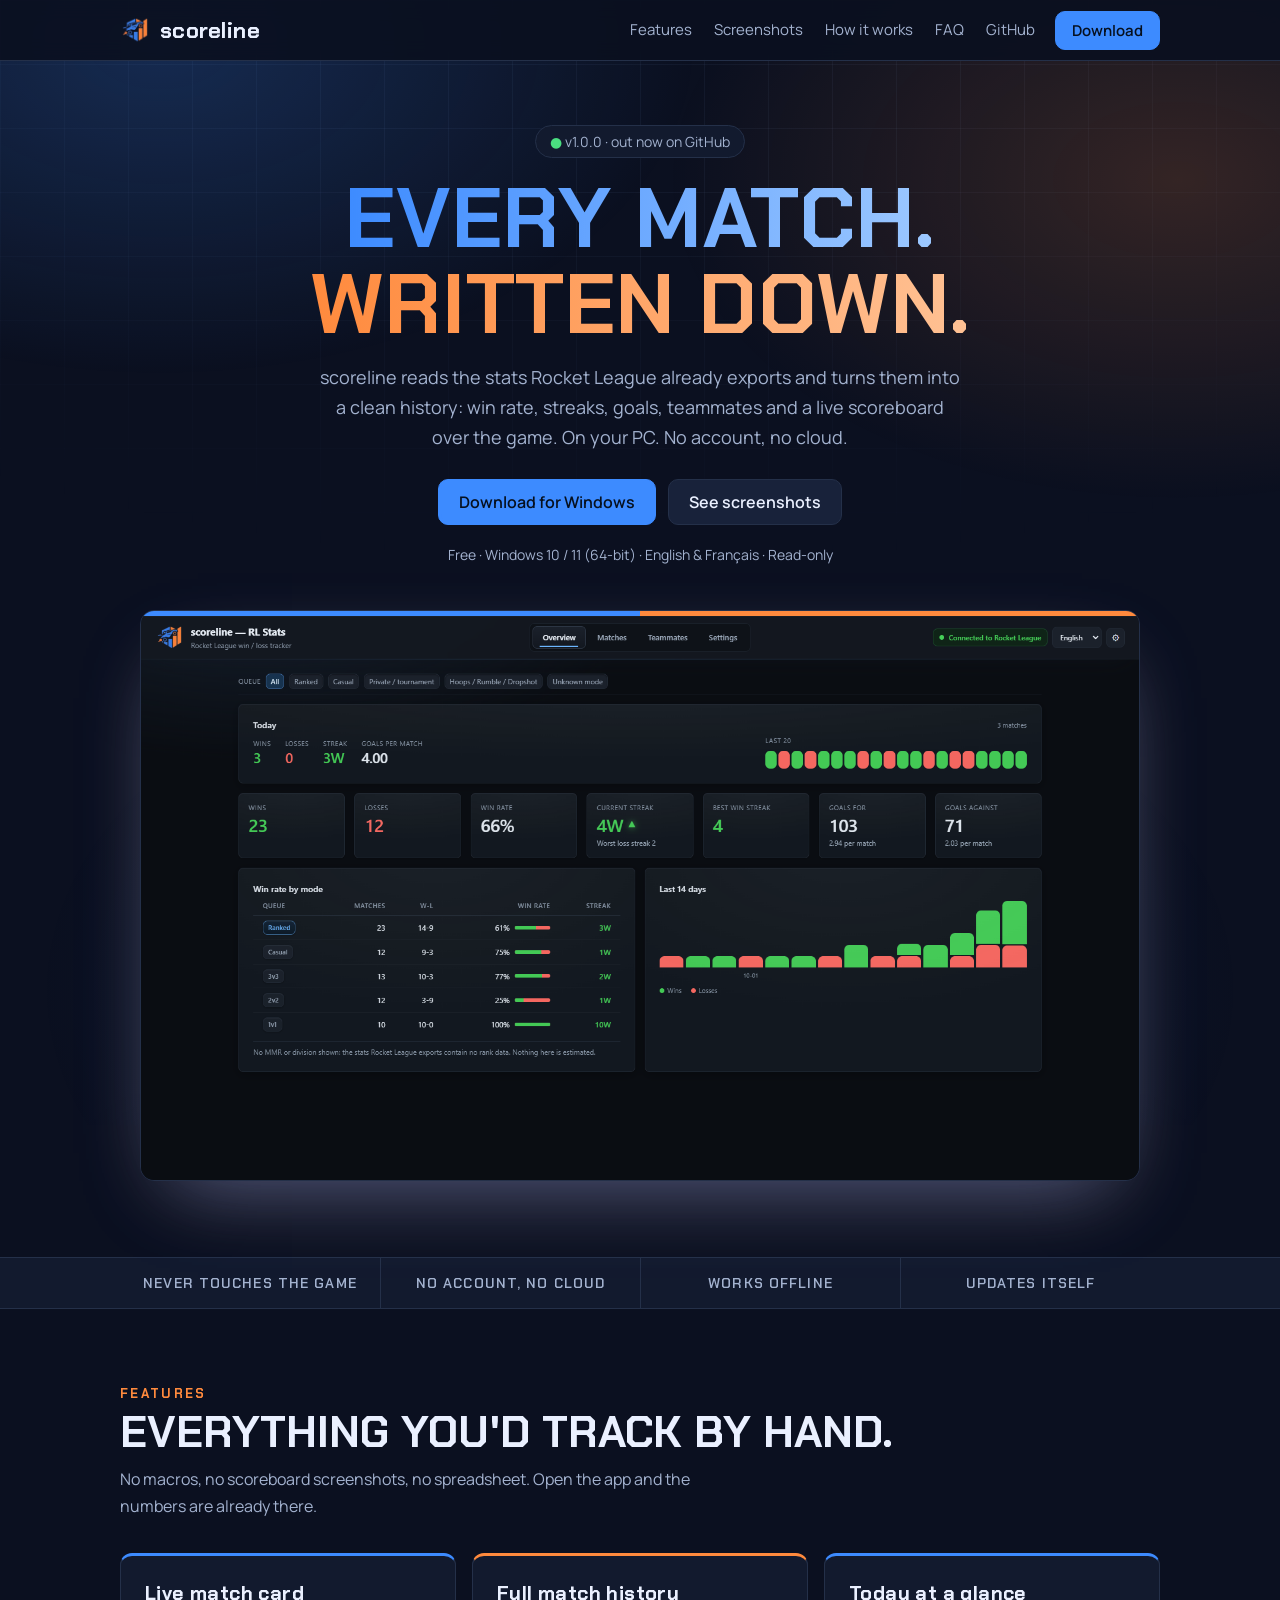
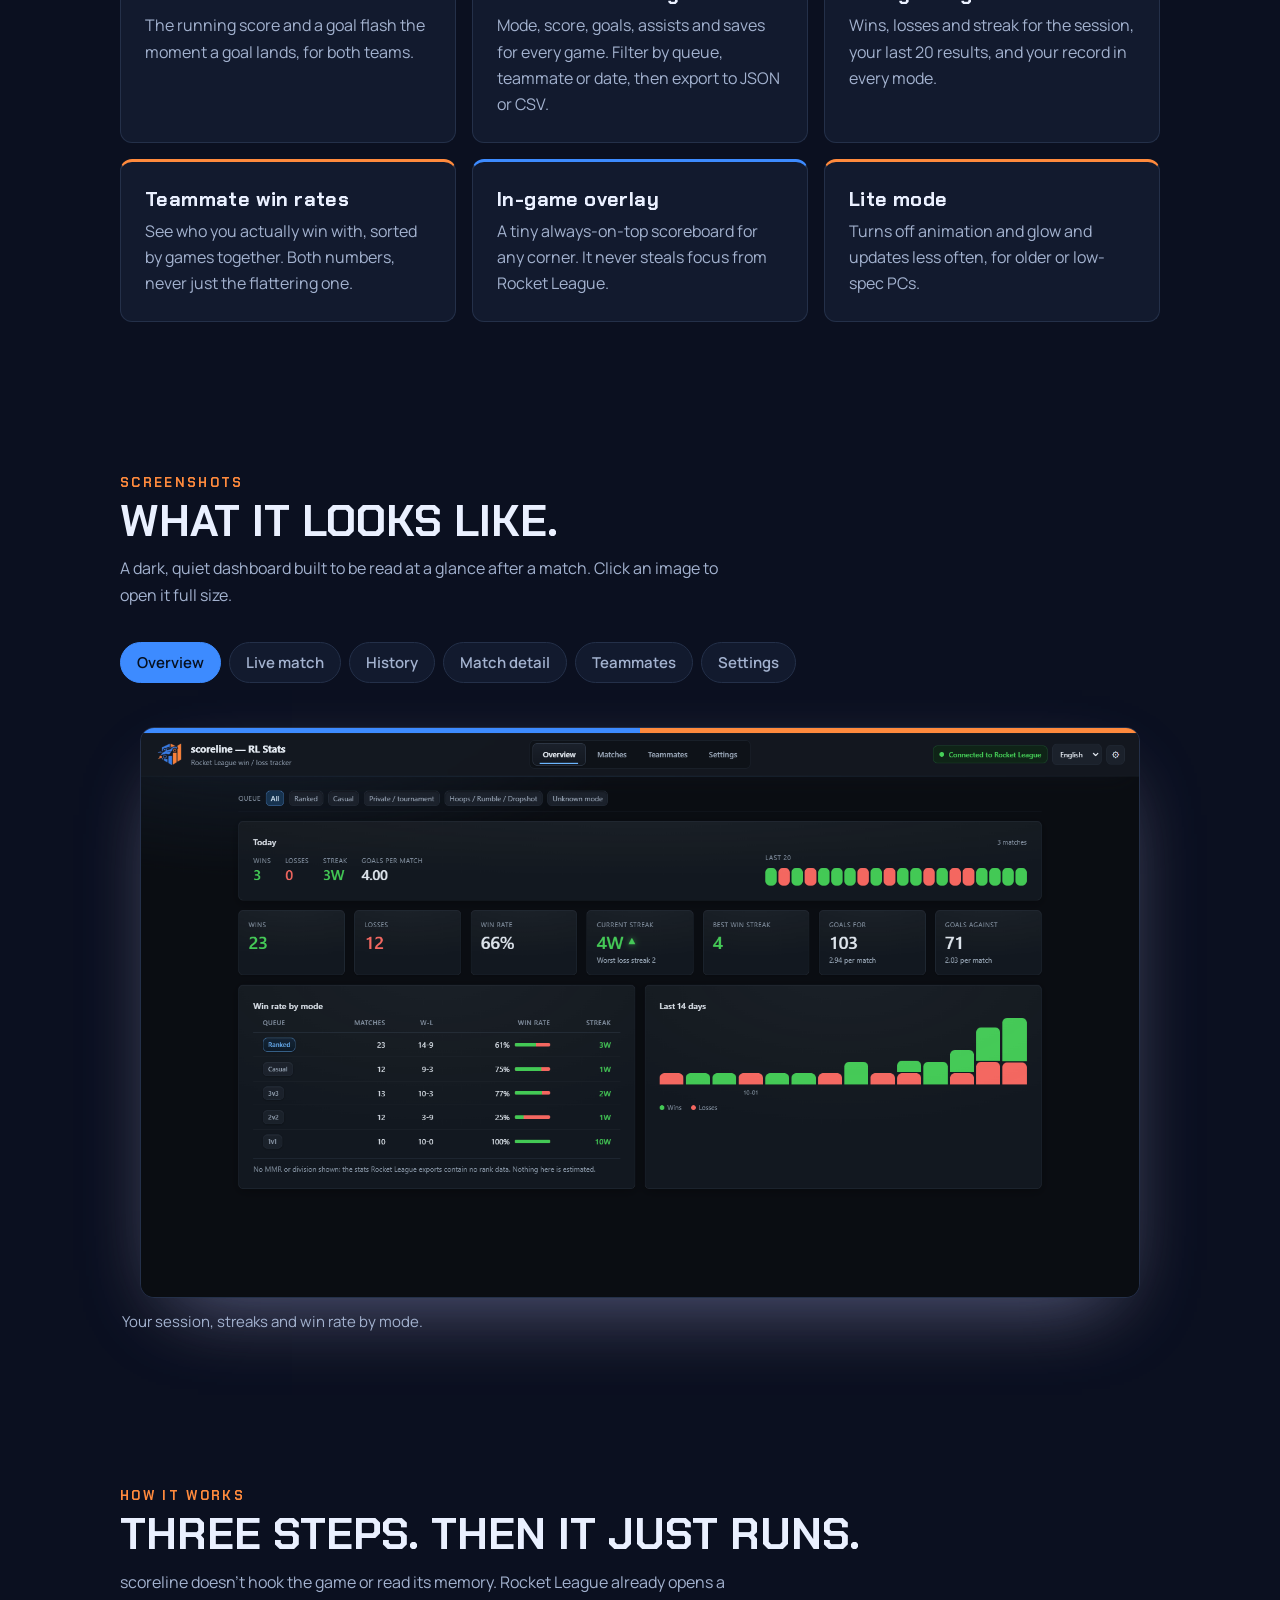
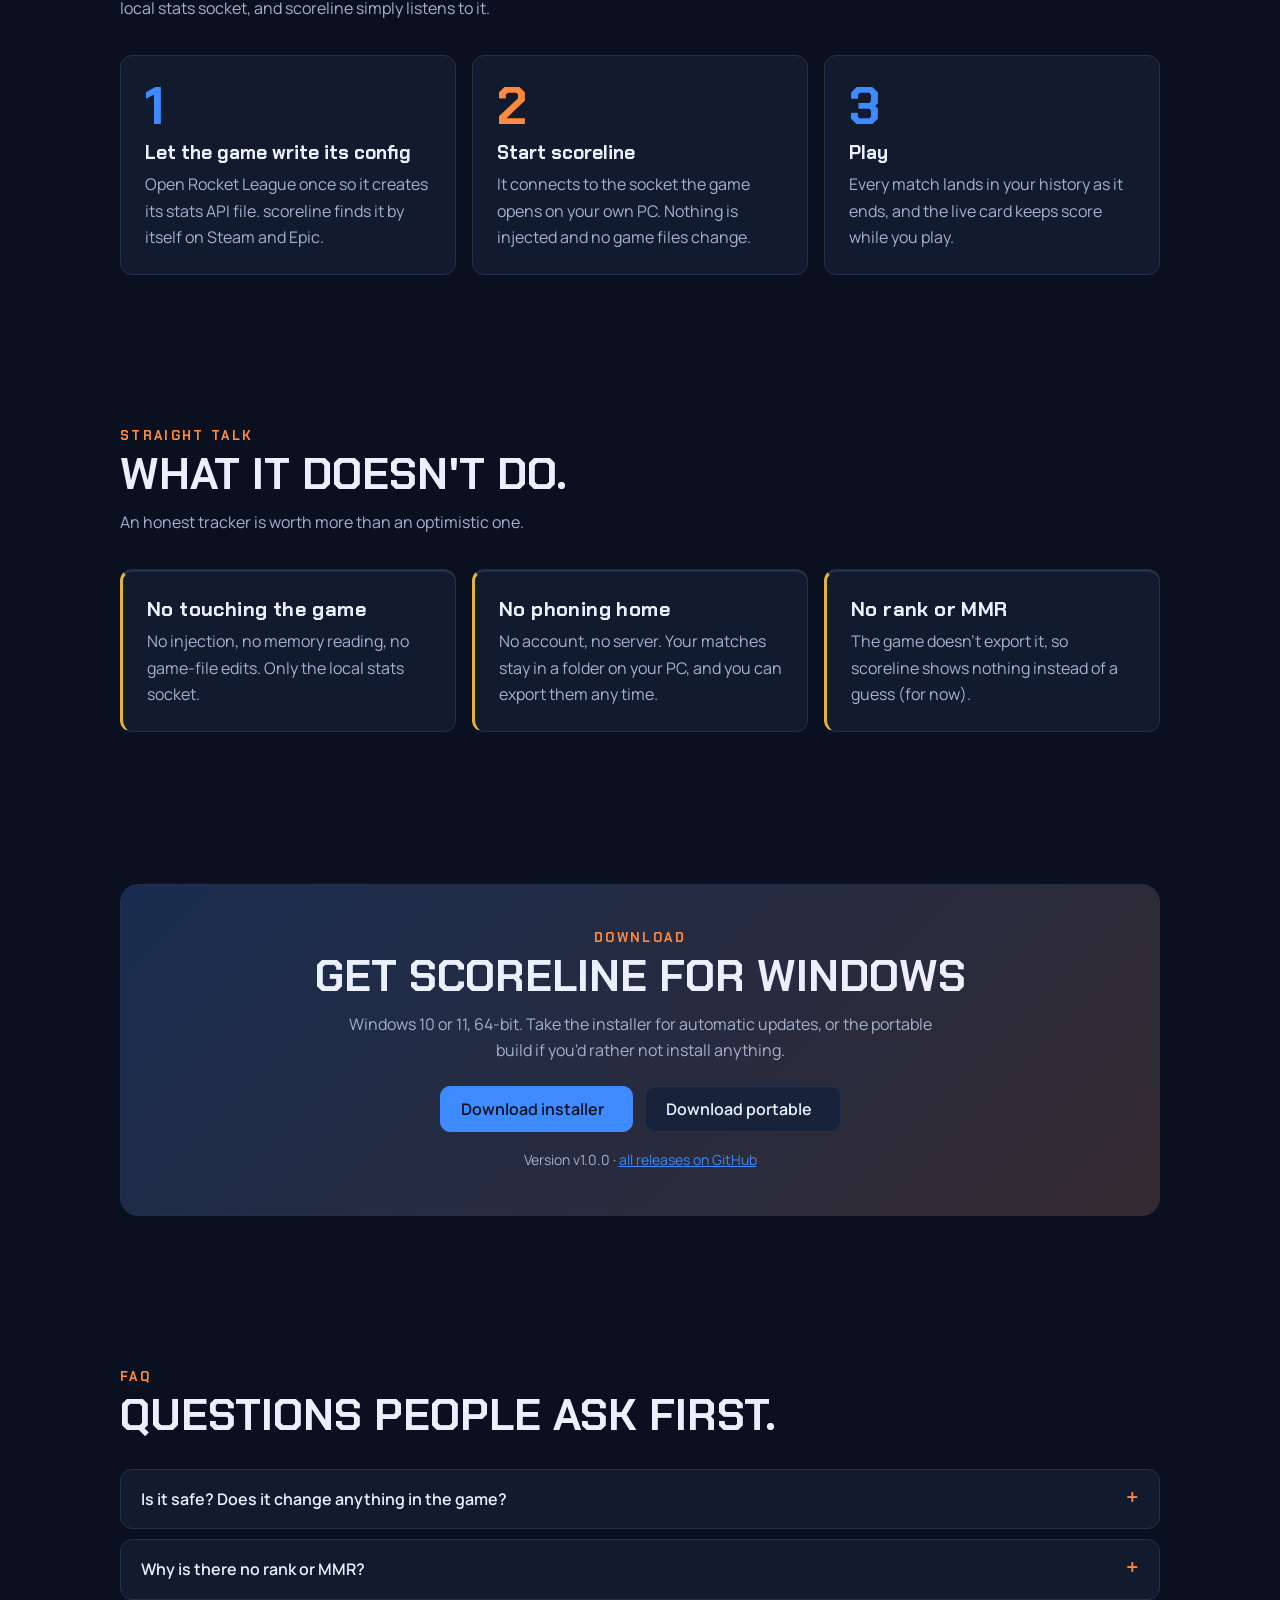
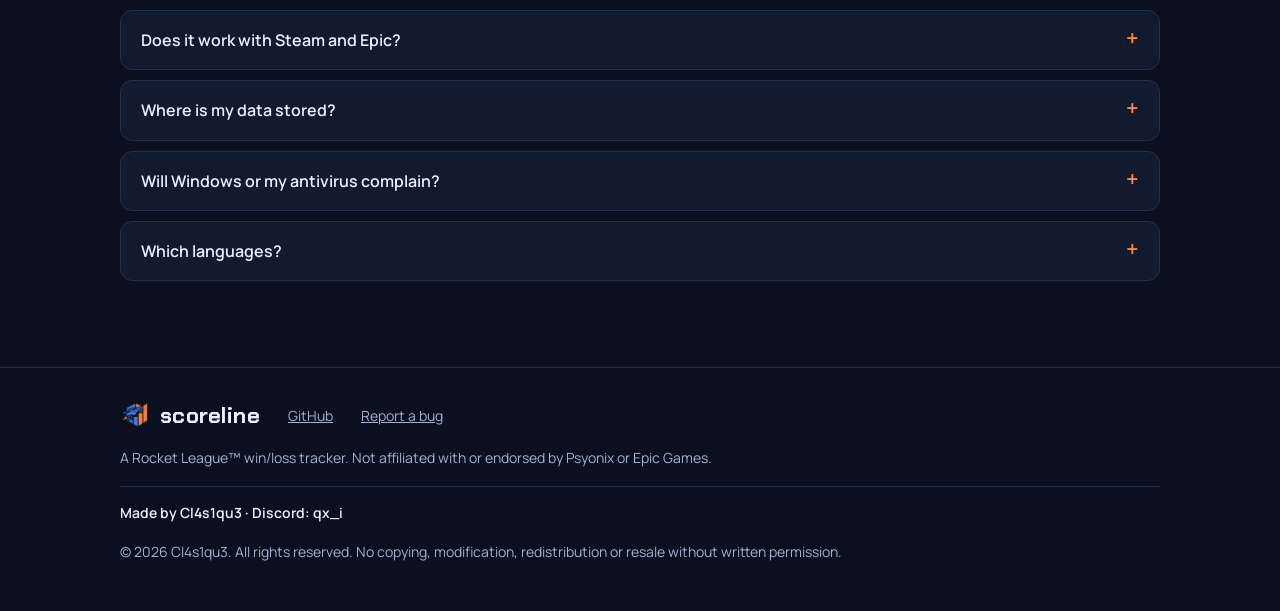
<file: index.html>
<!DOCTYPE html>
<html lang="en">
<head>
<meta charset="utf-8">
<meta name="viewport" content="width=device-width, initial-scale=1">
<title>scoreline — Rocket League win/loss tracker</title>
<meta name="description" content="scoreline turns the stats Rocket League already exports into a clean match history: win rate, streaks, goals, teammates and a live scoreboard. Read-only, on your PC, no account.">
<meta name="theme-color" content="#0b1020">
<link rel="canonical" href="https://scoreline001.github.io/rl-stats/">
<link rel="icon" type="image/png" href="logo-64.png">
<link rel="apple-touch-icon" href="logo-180.png">
<meta property="og:type" content="website">
<meta property="og:site_name" content="scoreline">
<meta property="og:url" content="https://scoreline001.github.io/rl-stats/">
<meta property="og:title" content="scoreline — Rocket League win/loss tracker">
<meta property="og:description" content="Every match. Written down. Read-only, offline, no account.">
<meta property="og:image" content="https://scoreline001.github.io/rl-stats/shots/overview.png">
<meta name="twitter:card" content="summary_large_image">
<script type="application/ld+json">{"@context":"https://schema.org","@type":"SoftwareApplication","name":"scoreline","applicationCategory":"UtilitiesApplication","operatingSystem":"Windows 10, Windows 11","description":"Rocket League win/loss tracker. Read-only, offline, no account.","downloadUrl":"https://github.com/scoreline001/rl-stats/releases/latest","offers":{"@type":"Offer","price":"0","priceCurrency":"USD"}}</script>
<link rel="stylesheet" href="https://fonts.googleapis.com/css2?family=Chakra+Petch:wght@600;700&family=Manrope:wght@400;500;600;700&display=swap">
<style>
:root{--ink:#0b1020;--panel:#121a2e;--panel2:#18223a;--line:#243049;--text:#eaf0ff;--dim:#a3b2cf;--blue:#3d8bff;--orange:#ff8a3d;--win:#4ade80;
--head:"Chakra Petch","Segoe UI",Arial,sans-serif;--body:"Manrope",system-ui,"Segoe UI",sans-serif;--r:12px}
*{box-sizing:border-box}html{scroll-behavior:smooth}
body{margin:0;background:var(--ink);color:var(--text);font:400 16px/1.65 var(--body)}
body:before{content:"";position:fixed;inset:0;z-index:-1;pointer-events:none;
background-image:linear-gradient(rgba(140,170,230,.06) 1px,transparent 1px),linear-gradient(90deg,rgba(140,170,230,.06) 1px,transparent 1px);background-size:64px 64px;
-webkit-mask-image:radial-gradient(120% 80% at 50% 0%,#000 25%,transparent 80%);mask-image:radial-gradient(120% 80% at 50% 0%,#000 25%,transparent 80%)}
body:after{content:"";position:fixed;inset:-25%;z-index:-1;pointer-events:none;will-change:transform;
background:radial-gradient(40% 35% at 25% 20%,rgba(61,139,255,.22),transparent 70%),radial-gradient(38% 34% at 78% 30%,rgba(255,138,61,.17),transparent 70%),radial-gradient(45% 40% at 50% 90%,rgba(61,139,255,.1),transparent 70%);animation:drift 26s ease-in-out infinite alternate}
a{color:var(--blue)}img{max-width:100%;height:auto}
.wrap{max-width:1080px;margin:0 auto;padding:0 20px}
:focus-visible{outline:2px solid var(--blue);outline-offset:3px}
nav{position:sticky;top:0;z-index:5;background:rgba(11,16,32,.9);backdrop-filter:blur(10px);border-bottom:1px solid var(--line)}
.nav{display:flex;align-items:center;gap:20px;height:60px}
.brand{display:flex;align-items:center;gap:10px;color:var(--text);text-decoration:none;font:700 22px var(--head);letter-spacing:.02em}
.brand img{width:30px;height:30px}
.links{display:flex;gap:22px;margin-left:auto}.links a{color:var(--dim);text-decoration:none;font-size:15px}.links a:hover{color:var(--text)}
.btn{display:inline-flex;align-items:center;gap:8px;padding:11px 20px;border-radius:10px;font:600 16px var(--body);text-decoration:none;border:1px solid var(--line);background:var(--panel2);color:var(--text);cursor:pointer}
.btn:hover{border-color:#3a4a6e}
.btn-go{background:var(--blue);border-color:var(--blue);color:#06101f;font-weight:600}.btn-go:hover{background:#5a9dff;border-color:#5a9dff}
.nav .btn{padding:8px 16px;font-size:15px}
.hero{text-align:center;padding:64px 0 20px}
.pill{display:inline-block;padding:4px 14px;border:1px solid var(--line);border-radius:99px;background:var(--panel);color:var(--dim);font-size:14px}
.pill b{color:var(--win);font-weight:600}
h1{font:700 clamp(36px,8.4vw,84px)/1.02 var(--head);margin:18px 0 16px;text-transform:uppercase;letter-spacing:.01em}
h1 .b,h1 .o{background-size:220% 100%;-webkit-background-clip:text;background-clip:text;-webkit-text-fill-color:transparent;color:transparent;animation:shine 6s linear infinite}
h1 .b{background-image:linear-gradient(90deg,#3d8bff,#a6ceff,#3d8bff)}h1 .o{background-image:linear-gradient(90deg,#ff8a3d,#ffc79d,#ff8a3d)}
.lead{max-width:640px;margin:0 auto 26px;color:var(--dim);font-size:18px}
.cta{display:flex;gap:12px;justify-content:center;flex-wrap:wrap}
.meta{margin:18px 0 0;color:var(--dim);font-size:14px}
.frame{margin:44px auto 0;max-width:1000px;border:1px solid var(--line);border-radius:14px;overflow:hidden;background:var(--panel);box-shadow:0 30px 80px -30px rgba(61,139,255,.45),0 30px 80px -30px rgba(255,138,61,.35)}
.frame:before{content:"";display:block;height:5px;background:linear-gradient(90deg,var(--blue) 50%,var(--orange) 50%)}
.frame img{display:block;width:100%;aspect-ratio:1680/950;background:var(--panel)}
.miss{padding:40px 20px;text-align:center;color:var(--dim);font-size:15px}
.strip{margin-top:56px;border-block:1px solid var(--line);background:var(--panel)}
.strip .wrap{display:grid;grid-template-columns:repeat(4,1fr)}
.strip span{padding:16px 12px;text-align:center;font:600 14px var(--head);letter-spacing:.08em;text-transform:uppercase;border-left:1px solid var(--line);color:var(--dim)}
.strip span:first-child{border-left:0}
section{padding:76px 0}
.eyebrow{font:700 13px var(--head);letter-spacing:.18em;text-transform:uppercase;color:var(--orange)}
h2{font:700 clamp(28px,4.4vw,44px)/1.1 var(--head);margin:6px 0 10px;text-transform:uppercase}
.sub{max-width:620px;color:var(--dim);margin:0 0 34px}
.grid{display:grid;grid-template-columns:repeat(3,1fr);gap:16px}
.card{background:var(--panel);border:1px solid var(--line);border-radius:var(--r);padding:24px;transition:border-color .15s,transform .15s}
.card:hover{border-color:#3a4a6e;transform:translateY(-2px)}
.card h3{font:700 20px var(--head);margin:0 0 6px;letter-spacing:.02em}
.card p{margin:0;color:var(--dim);font-size:16px}
.card:nth-child(odd){border-top:3px solid var(--blue)}.card:nth-child(even){border-top:3px solid var(--orange)}
.tabs{display:flex;gap:8px;flex-wrap:wrap;margin-bottom:16px}
.tabs button{padding:9px 16px;border-radius:99px;border:1px solid var(--line);background:var(--panel);color:var(--dim);font:600 15px var(--body);cursor:pointer}
.tabs button[aria-selected=true]{background:var(--blue);border-color:var(--blue);color:#06101f}
.pane[hidden]{display:none}
.pane a{display:block;text-decoration:none}
.cap{margin:12px 2px 0;color:var(--dim);font-size:15px}
.steps{display:grid;grid-template-columns:repeat(3,1fr);gap:16px;counter-reset:s}
.step{background:var(--panel);border:1px solid var(--line);border-radius:var(--r);padding:24px;counter-increment:s}
.step:before{content:counter(s);display:block;font:700 52px/1 var(--head);color:var(--blue);margin-bottom:8px}
.step:nth-child(2):before{color:var(--orange)}
.step h3{font:700 19px var(--head);margin:0 0 6px}.step p{margin:0;color:var(--dim);font-size:16px}
.honest{display:grid;grid-template-columns:repeat(3,1fr);gap:16px}
.honest .card{border-top:3px solid var(--line);border-left:3px solid #e3b341}
.dl{background:linear-gradient(135deg,rgba(61,139,255,.16),rgba(255,138,61,.14)),var(--panel);border:1px solid var(--line);border-radius:18px;padding:44px 28px;text-align:center}
.dl .row{display:flex;gap:12px;justify-content:center;flex-wrap:wrap;margin-top:22px}
.dl small{display:block;margin-top:16px;color:var(--dim);font-size:14px}
details{border:1px solid var(--line);border-radius:var(--r);background:var(--panel);margin-bottom:10px}
summary{cursor:pointer;padding:16px 20px;font-weight:600;list-style:none}
summary::-webkit-details-marker{display:none}
summary:after{content:"+";float:right;color:var(--orange);font-size:22px;line-height:1}
details[open] summary:after{content:"–"}
details p{margin:0;padding:0 20px 18px;color:var(--dim);font-size:16px}
code{background:var(--panel2);padding:2px 6px;border-radius:6px;font-size:.9em}
footer{border-top:1px solid var(--line);padding:32px 0 48px;color:var(--dim);font-size:14px}
footer .wrap{display:flex;gap:16px 28px;flex-wrap:wrap;align-items:center}
footer p{flex-basis:100%;margin:0}
footer a{color:var(--dim)}
footer .credit{color:var(--text);font-weight:600;padding-top:14px;border-top:1px solid var(--line)}
@media(max-width:860px){.grid,.steps,.honest{grid-template-columns:1fr}.strip .wrap{grid-template-columns:1fr 1fr}.strip span:nth-child(3){border-left:0}.strip span:nth-child(n+3){border-top:1px solid var(--line)}.links{display:none}.nav .btn{margin-left:auto}}
.btn{transition:transform .15s,border-color .15s,background .15s}.btn:hover{transform:translateY(-2px)}
.pill b{display:inline-block;animation:blink 2s ease-in-out infinite}
.hero .wrap>*{animation:rise .8s cubic-bezier(.2,.7,.2,1) both}
.hero .wrap>:nth-child(2){animation-delay:.08s}.hero .wrap>:nth-child(3){animation-delay:.18s}.hero .wrap>:nth-child(4){animation-delay:.28s}.hero .wrap>:nth-child(5){animation-delay:.36s}
.hero .wrap>.frame{animation:rise .9s cubic-bezier(.2,.7,.2,1) .45s both,float 9s ease-in-out 1.5s infinite}
.cta .btn-go{position:relative}.cta .btn-go:after{content:"";position:absolute;inset:0;border-radius:10px;border:2px solid var(--blue);pointer-events:none;animation:ring 2.8s ease-out infinite}
.pane:not([hidden]){animation:fade .4s ease both}
.rv{opacity:0;transform:translateY(22px);transition:opacity .6s ease var(--d,0s),transform .6s cubic-bezier(.2,.7,.2,1) var(--d,0s)}.rv.in{opacity:1;transform:none}
nav:after{content:"";position:absolute;left:0;right:0;bottom:-1px;height:2px;background:linear-gradient(90deg,var(--blue),var(--orange));transform:scaleX(0);transform-origin:0 50%}
@supports (animation-timeline:scroll()){nav:after{animation:prog linear both;animation-timeline:scroll(root)}}
@keyframes rise{from{opacity:0;transform:translateY(24px)}to{opacity:1;transform:none}}
@keyframes fade{from{opacity:0}to{opacity:1}}
@keyframes float{0%,100%{transform:translateY(0)}50%{transform:translateY(-10px)}}
@keyframes shine{to{background-position:-220% 0}}
@keyframes drift{from{transform:translate3d(-3%,2%,0) scale(1)}to{transform:translate3d(3%,-2%,0) scale(1.08)}}
@keyframes blink{50%{opacity:.3}}
@keyframes ring{0%{transform:scale(1);opacity:.7}100%{transform:scale(1.18,1.5);opacity:0}}
@keyframes prog{to{transform:scaleX(1)}}
@media(prefers-reduced-motion:reduce){*,*:before,*:after{animation:none!important;transition:none!important}.rv{opacity:1!important;transform:none!important}html{scroll-behavior:auto}}
</style>
</head>
<body>
<nav><div class="wrap nav">
  <a class="brand" href="#top"><img src="logo-64.png" alt="" width="30" height="30">scoreline</a>
  <div class="links"><a href="#features">Features</a><a href="#screens">Screenshots</a><a href="#how">How it works</a><a href="#faq">FAQ</a><a href="https://github.com/scoreline001/rl-stats">GitHub</a></div>
  <a class="btn btn-go js-setup" href="https://github.com/scoreline001/rl-stats/releases/latest">Download</a>
</div></nav>

<header class="hero" id="top"><div class="wrap">
  <span class="pill"><b>●</b> <span class="js-ver">v1.0.0</span> · out now on GitHub</span>
  <h1><span class="b">Every match.</span><br><span class="o">Written down.</span></h1>
  <p class="lead">scoreline reads the stats Rocket League already exports and turns them into a clean history: win rate, streaks, goals, teammates and a live scoreboard over the game. On your PC. No account, no cloud.</p>
  <div class="cta">
    <a class="btn btn-go js-setup" href="https://github.com/scoreline001/rl-stats/releases/latest">Download for Windows</a>
    <a class="btn" href="#screens">See screenshots</a>
  </div>
  <p class="meta">Free · Windows 10 / 11 (64-bit) · English &amp; Français · Read-only</p>
  <div class="frame"><img src="shots/overview.png" width="1680" height="950" alt="The scoreline overview: today's session, wins, losses, win rate and streaks." fetchpriority="high"></div>
</div></header>

<div class="strip"><div class="wrap"><span>Never touches the game</span><span>No account, no cloud</span><span>Works offline</span><span>Updates itself</span></div></div>

<section id="features"><div class="wrap">
  <div class="eyebrow">Features</div><h2>Everything you'd track by hand.</h2>
  <p class="sub">No macros, no scoreboard screenshots, no spreadsheet. Open the app and the numbers are already there.</p>
  <div class="grid">
    <article class="card"><h3>Live match card</h3><p>The running score and a goal flash the moment a goal lands, for both teams.</p></article>
    <article class="card"><h3>Full match history</h3><p>Mode, score, goals, assists and saves for every game. Filter by queue, teammate or date, then export to JSON or CSV.</p></article>
    <article class="card"><h3>Today at a glance</h3><p>Wins, losses and streak for the session, your last 20 results, and your record in every mode.</p></article>
    <article class="card"><h3>Teammate win rates</h3><p>See who you actually win with, sorted by games together. Both numbers, never just the flattering one.</p></article>
    <article class="card"><h3>In-game overlay</h3><p>A tiny always-on-top scoreboard for any corner. It never steals focus from Rocket League.</p></article>
    <article class="card"><h3>Lite mode</h3><p>Turns off animation and glow and updates less often, for older or low-spec PCs.</p></article>
  </div>
</div></section>

<section id="screens"><div class="wrap">
  <div class="eyebrow">Screenshots</div><h2>What it looks like.</h2>
  <p class="sub">A dark, quiet dashboard built to be read at a glance after a match. Click an image to open it full size.</p>
  <div class="tabs" role="tablist" aria-label="Screenshots"></div>
  <div class="panes">
    <div class="pane" data-t="Overview"><a href="shots/overview.png" target="_blank" rel="noopener"><div class="frame"><img src="shots/overview.png" width="1680" height="950" alt="Overview: session, streaks, win rate by mode and a 14-day chart."></div></a><p class="cap">Your session, streaks and win rate by mode.</p></div>
    <div class="pane" data-t="Live match" hidden><a href="shots/live.png" target="_blank" rel="noopener"><div class="frame"><img src="shots/live.png" width="1680" height="950" alt="The live match card during a game."></div></a><p class="cap">A live card keeps the running score while you play.</p></div>
    <div class="pane" data-t="History" hidden><a href="shots/matches.png" target="_blank" rel="noopener"><div class="frame"><img src="shots/matches.png" width="1680" height="950" alt="Match history with filters."></div></a><p class="cap">Filter by queue, teammate or date, then export.</p></div>
    <div class="pane" data-t="Match detail" hidden><a href="shots/drawer.png" target="_blank" rel="noopener"><div class="frame"><img src="shots/drawer.png" width="1680" height="950" alt="Match detail: both teams, every goal, ball speeds."></div></a><p class="cap">Open any match for the full scoreboard, each goal and its ball speed.</p></div>
    <div class="pane" data-t="Teammates" hidden><a href="shots/teammates.png" target="_blank" rel="noopener"><div class="frame"><img src="shots/teammates.png" width="1680" height="950" alt="Win rate with each teammate."></div></a><p class="cap">Win rate with each teammate, sorted by games together.</p></div>
    <div class="pane" data-t="Settings" hidden><a href="shots/settings.png" target="_blank" rel="noopener"><div class="frame"><img src="shots/settings.png" width="1680" height="950" alt="Settings: name, lite mode, language and overlay."></div></a><p class="cap">Name picker, lite mode, language and overlay options.</p></div>
  </div>
</div></section>

<section id="how"><div class="wrap">
  <div class="eyebrow">How it works</div><h2>Three steps. Then it just runs.</h2>
  <p class="sub">scoreline doesn't hook the game or read its memory. Rocket League already opens a local stats socket, and scoreline simply listens to it.</p>
  <div class="steps">
    <div class="step"><h3>Let the game write its config</h3><p>Open Rocket League once so it creates its stats API file. scoreline finds it by itself on Steam and Epic.</p></div>
    <div class="step"><h3>Start scoreline</h3><p>It connects to the socket the game opens on your own PC. Nothing is injected and no game files change.</p></div>
    <div class="step"><h3>Play</h3><p>Every match lands in your history as it ends, and the live card keeps score while you play.</p></div>
  </div>
</div></section>

<section id="straight"><div class="wrap">
  <div class="eyebrow">Straight talk</div><h2>What it doesn't do.</h2>
  <p class="sub">An honest tracker is worth more than an optimistic one.</p>
  <div class="honest">
    <article class="card"><h3>No touching the game</h3><p>No injection, no memory reading, no game-file edits. Only the local stats socket.</p></article>
    <article class="card"><h3>No phoning home</h3><p>No account, no server. Your matches stay in a folder on your PC, and you can export them any time.</p></article>
    <article class="card"><h3>No rank or MMR</h3><p>The game doesn't export it, so scoreline shows nothing instead of a guess (for now).</p></article>
  </div>
</div></section>

<section id="download"><div class="wrap"><div class="dl">
  <div class="eyebrow">Download</div>
  <h2>Get scoreline for Windows</h2>
  <p class="sub" style="margin:0 auto">Windows 10 or 11, 64-bit. Take the installer for automatic updates, or the portable build if you'd rather not install anything.</p>
  <div class="row">
    <a class="btn btn-go js-setup" href="https://github.com/scoreline001/rl-stats/releases/latest">Download installer <span class="js-setup-size"></span></a>
    <a class="btn js-portable" href="https://github.com/scoreline001/rl-stats/releases/latest">Download portable <span class="js-portable-size"></span></a>
  </div>
  <small>Version <span class="js-ver">v1.0.0</span> · <a href="https://github.com/scoreline001/rl-stats/releases">all releases on GitHub</a></small>
</div></div></section>

<section id="faq"><div class="wrap">
  <div class="eyebrow">FAQ</div><h2>Questions people ask first.</h2><div style="height:20px"></div>
  <details><summary>Is it safe? Does it change anything in the game?</summary><p>It only reads. scoreline connects to the local stats socket Rocket League opens and never injects, reads memory or edits game files. Close the app and the game is untouched.</p></details>
  <details><summary>Why is there no rank or MMR?</summary><p>The game doesn't export it. The stats contain wins, losses, goals and the like, but no rank. Rather than estimate, scoreline says so plainly.</p></details>
  <details><summary>Does it work with Steam and Epic?</summary><p>Both. It checks your Steam libraries, the Epic launcher and your Documents folder. For an unusual install, add its <code>TAGame\Config</code> folder in Settings.</p></details>
  <details><summary>Where is my data stored?</summary><p>On your PC, in <code>%APPDATA%\scoreline</code>. Nothing is uploaded, and you can export your history to JSON or CSV from the Matches tab.</p></details>
  <details><summary>Will Windows or my antivirus complain?</summary><p>SmartScreen may say "unknown publisher" because releases aren't code-signed (a certificate costs money). Click <strong>More info → Run anyway</strong>. scoreline isn't open source, so download it only from GitHub Releases.</p></details>
  <details><summary>Which languages?</summary><p>English and French, switchable in Settings.</p></details>
</div></section>

<footer><div class="wrap">
  <a class="brand" href="#top"><img src="logo-64.png" alt="" width="26" height="26">scoreline</a>
  <a href="https://github.com/scoreline001/rl-stats">GitHub</a>
  <a href="https://github.com/scoreline001/rl-stats/issues">Report a bug</a>
  <p>A Rocket League™ win/loss tracker. Not affiliated with or endorsed by Psyonix or Epic Games.</p>
  <p class="credit">Made by Cl4s1qu3 · Discord: qx_i</p>
  <p class="copyright">© 2026 Cl4s1qu3. All rights reserved. No copying, modification, redistribution or resale without written permission.</p>
</div></footer>

<script>
(function(){
  var els=[].slice.call(document.querySelectorAll('.card,.step,details,.dl,section>.wrap>.eyebrow,section>.wrap>h2,section>.wrap>.sub')),shown=0;
  if(matchMedia('(prefers-reduced-motion: reduce)').matches||!('IntersectionObserver' in window))return;
  els.forEach(function(e,i){e.classList.add('rv');e.style.setProperty('--d',(i%3)*0.08+'s');});
  function show(e){shown++;e.classList.add('in');setTimeout(function(){e.classList.remove('rv','in');e.style.removeProperty('--d');},1200);}
  var io=new IntersectionObserver(function(en){en.forEach(function(x){if(x.isIntersecting){show(x.target);io.unobserve(x.target);}});},{rootMargin:'0px 0px -8% 0px'});
  els.forEach(function(e){io.observe(e);});
  setTimeout(function(){if(!shown)els.forEach(show);},2500);
})();
(function(){
  // Screenshot tabs: every image is a normal <img>; tabs only toggle which pane is visible.
  var panes=[].slice.call(document.querySelectorAll('.pane')),bar=document.querySelector('.tabs');
  panes.forEach(function(p,i){
    var b=document.createElement('button');b.type='button';b.role='tab';b.textContent=p.dataset.t;
    b.setAttribute('aria-selected',i===0);
    b.onclick=function(){panes.forEach(function(q,j){q.hidden=j!==i;});[].forEach.call(bar.children,function(x,j){x.setAttribute('aria-selected',j===i);});};
    bar.appendChild(b);
  });
  // If an image can't load, say exactly what is missing instead of showing a broken icon.
  document.querySelectorAll('img[src^="shots/"]').forEach(function(img){
    img.addEventListener('error',function(){
      var m=document.createElement('p');m.className='miss';
      m.textContent='Image not found: '+img.getAttribute('src')+'. Upload the "shots" folder next to index.html.';
      img.replaceWith(m);
    });
  });
  // Live version and download links from GitHub, cached for an hour (GitHub allows 60 requests/hour per IP).
  var API='https://api.github.com/repos/scoreline001/rl-stats/releases/latest',key='gh:rel',now=Date.now();
  function mb(n){return '('+(n/1048576).toFixed(0)+' MB)';}
  function apply(rel){
    if(rel.tag_name)document.querySelectorAll('.js-ver').forEach(function(e){e.textContent=rel.tag_name;});
    (rel.assets||[]).forEach(function(a){
      var k=/setup.*x64.*\.exe$/i.test(a.name)?'setup':/portable.*\.exe$/i.test(a.name)?'portable':null;
      if(!k)return;
      document.querySelectorAll('.js-'+k).forEach(function(e){e.href=a.browser_download_url;});
      document.querySelectorAll('.js-'+k+'-size').forEach(function(e){e.textContent=mb(a.size);});
    });
  }
  try{var hit=JSON.parse(localStorage.getItem(key)||'null');if(hit&&now-hit.t<3600000){apply(hit.d);return;}}catch(e){}
  fetch(API,{headers:{Accept:'application/vnd.github+json'}}).then(function(r){if(!r.ok)throw 0;return r.json();}).then(function(d){
    try{localStorage.setItem(key,JSON.stringify({t:now,d:{tag_name:d.tag_name,assets:(d.assets||[]).map(function(a){return{name:a.name,size:a.size,browser_download_url:a.browser_download_url};})}}));}catch(e){}
    apply(d);
  }).catch(function(){});
})();
</script>
</body>
</html>
</file>
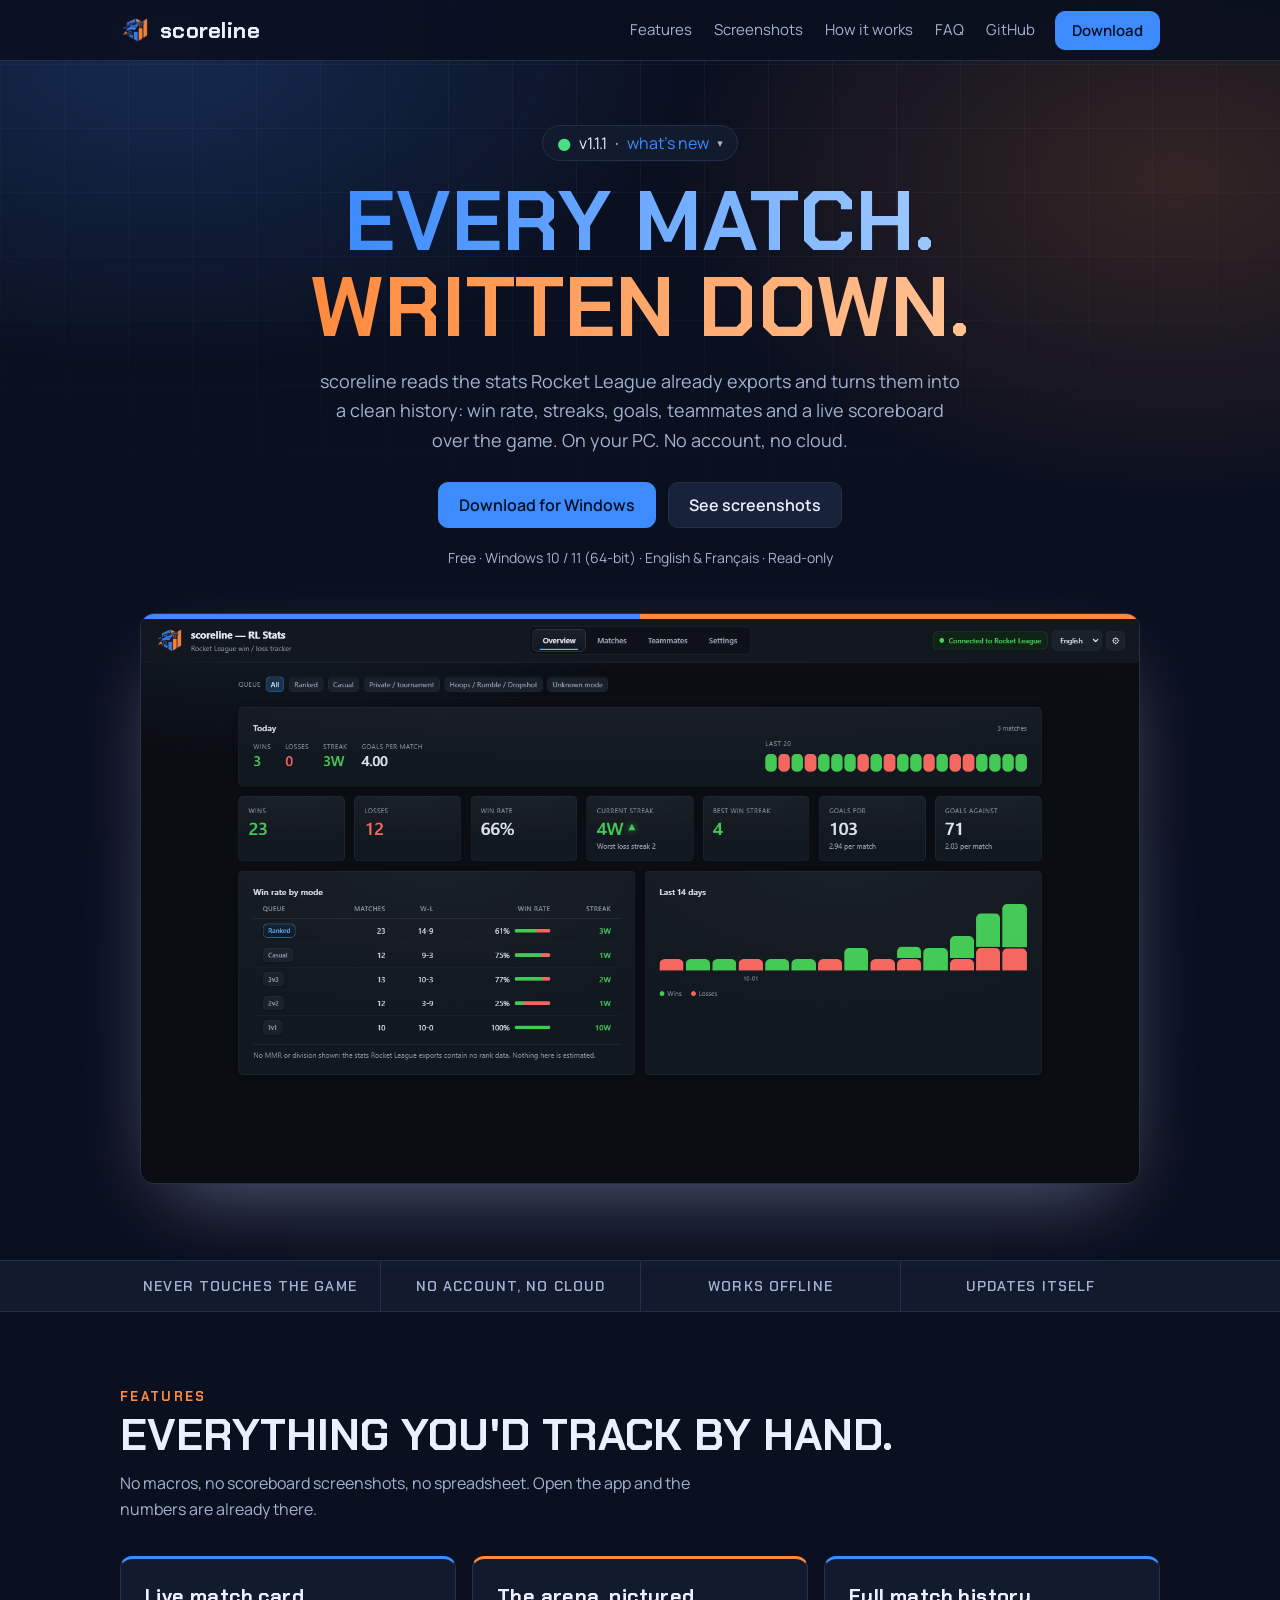
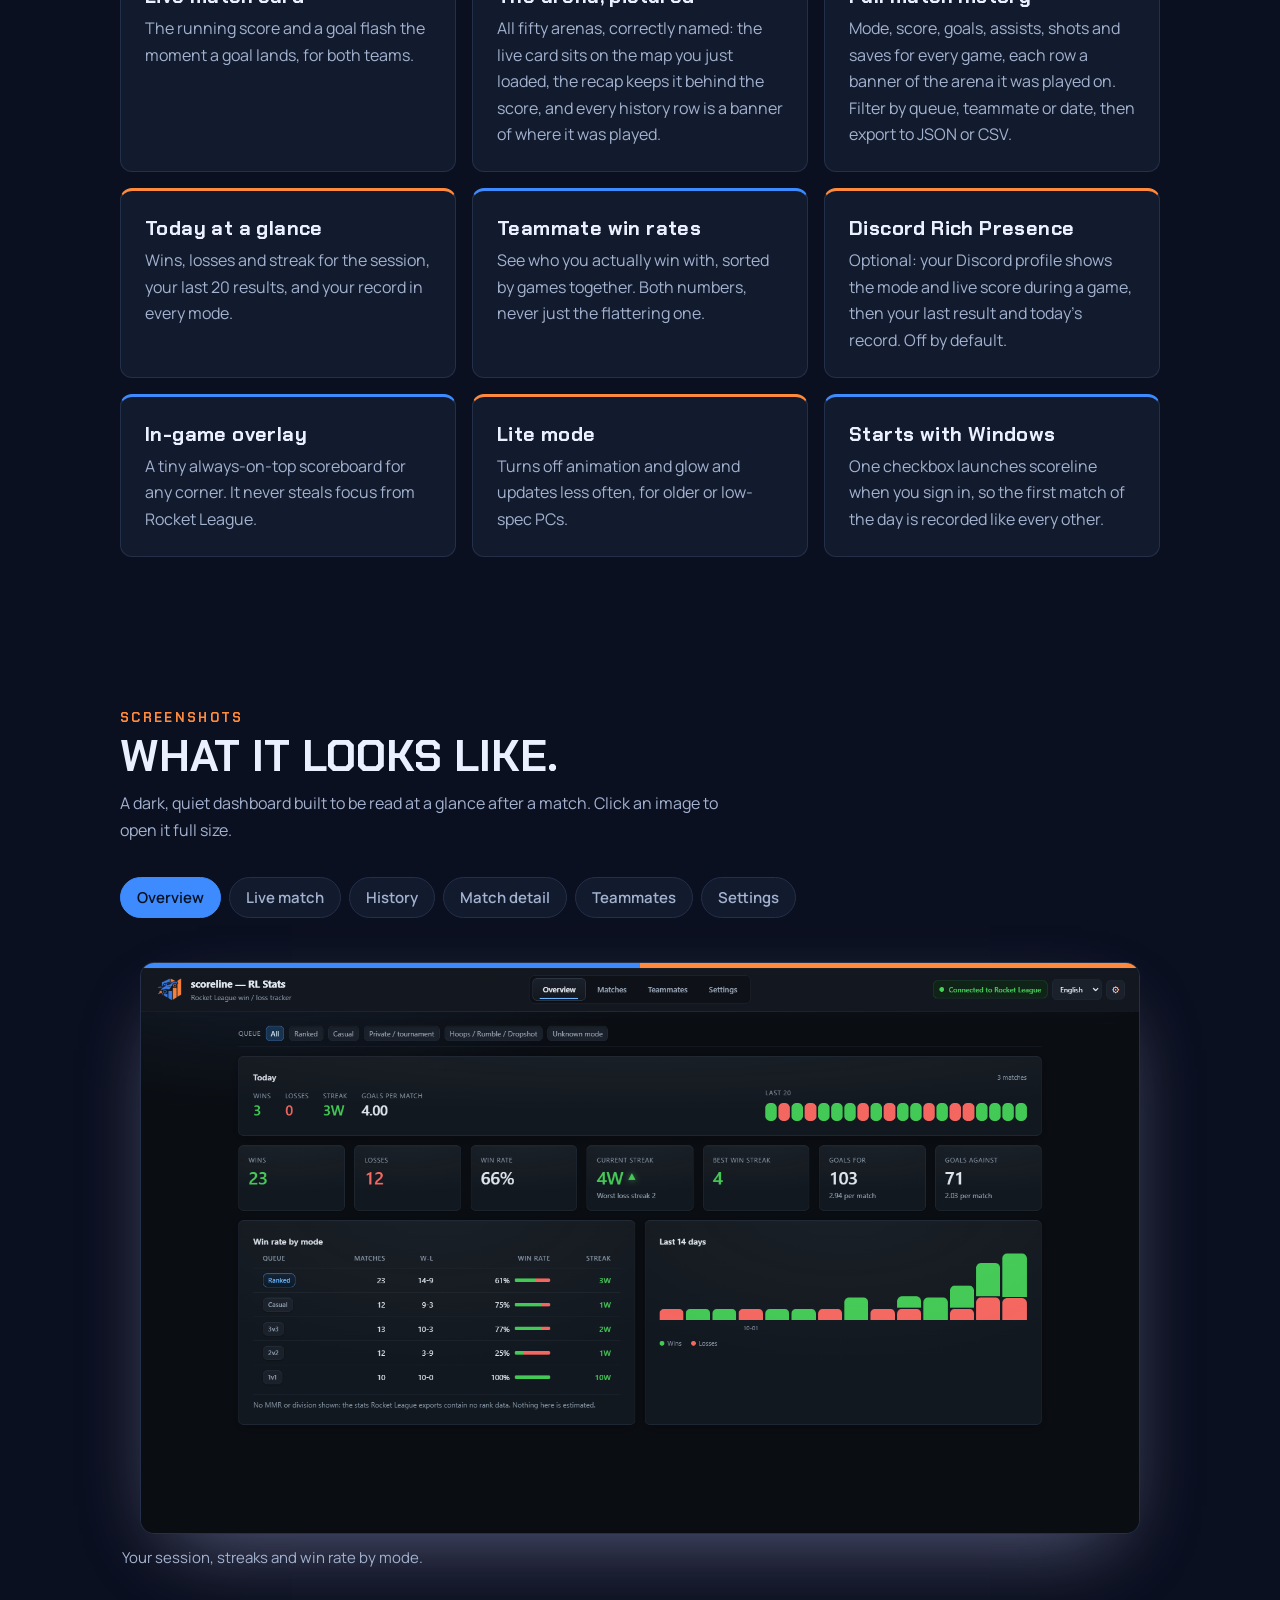
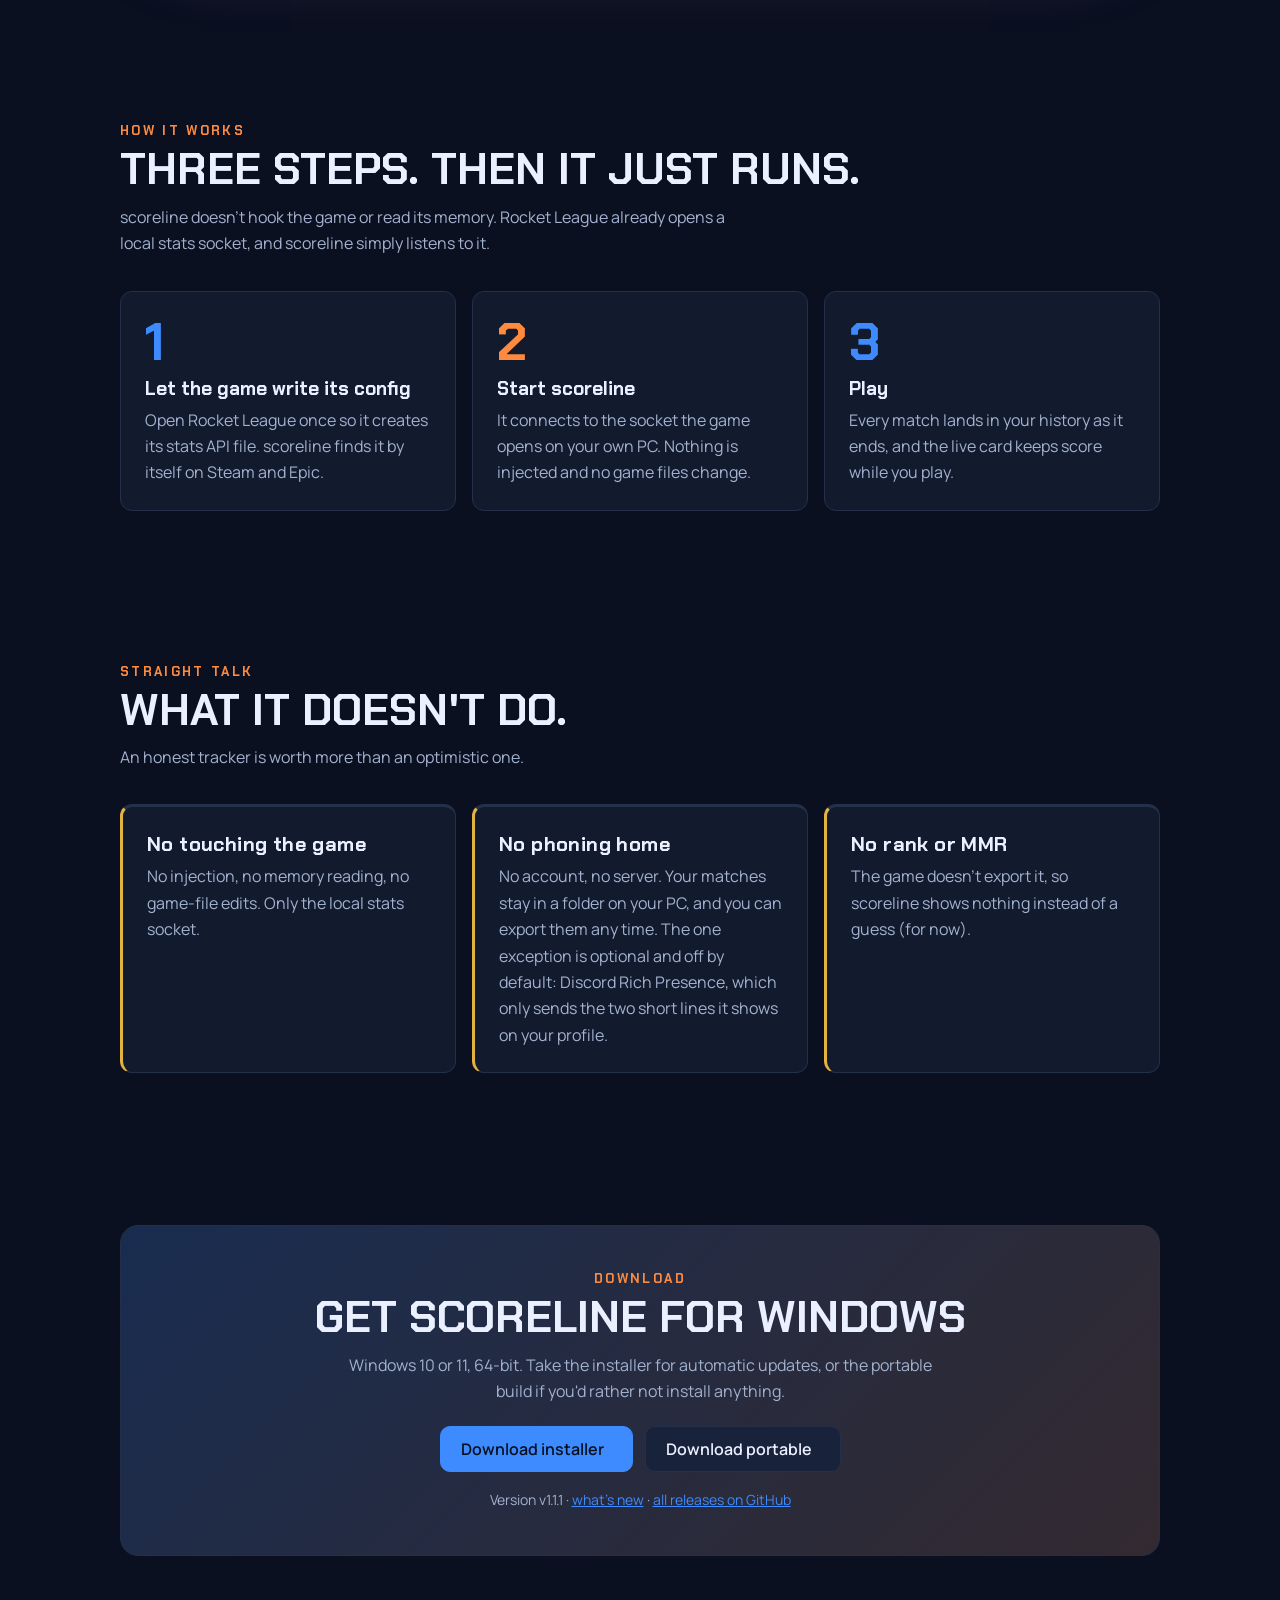
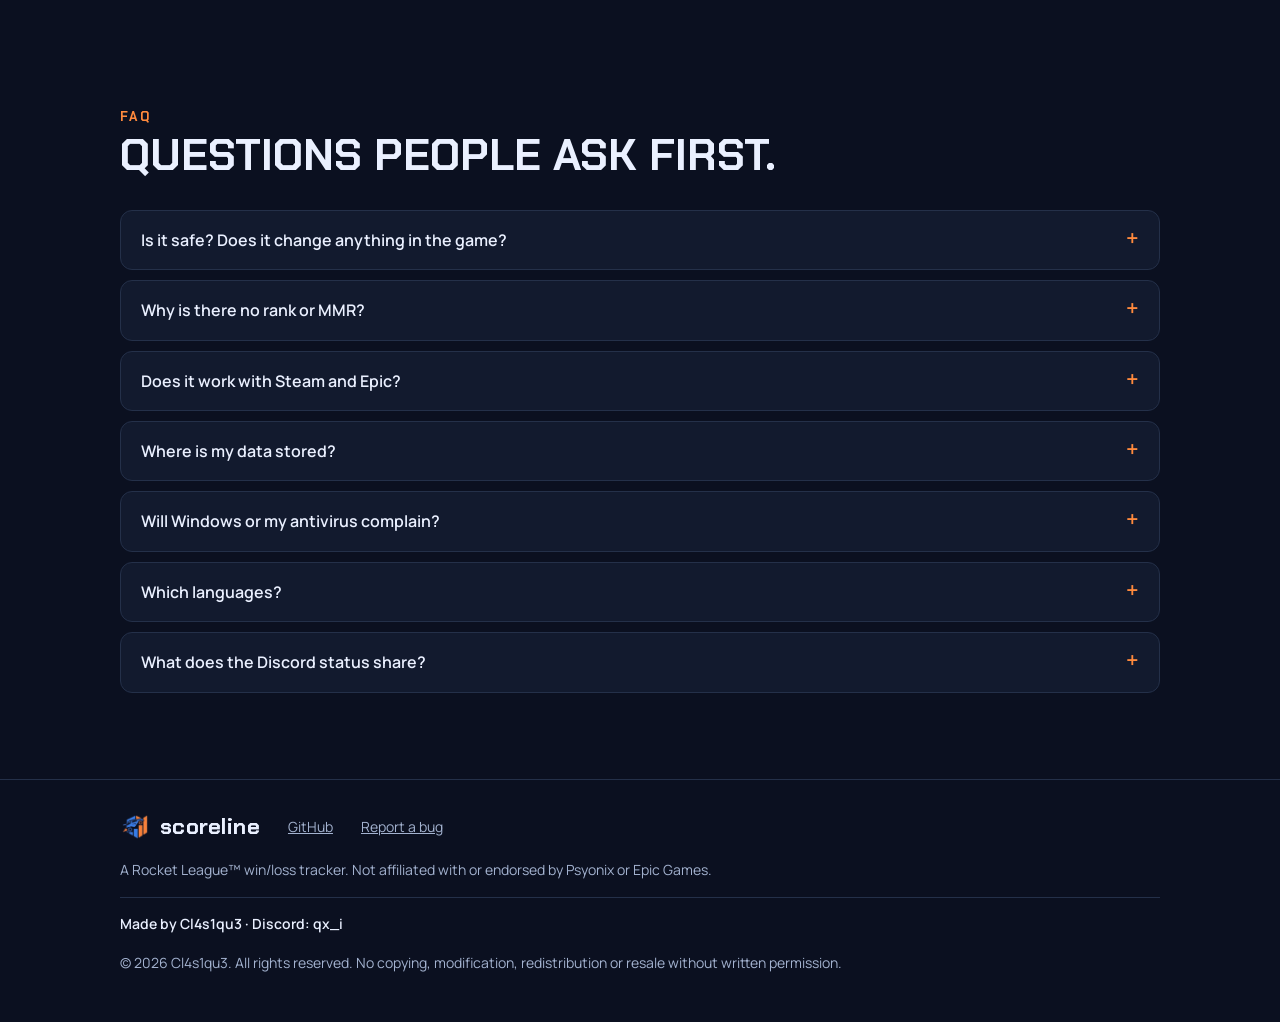
<file: docs/index.html>
<!DOCTYPE html>
<html lang="en">
<head>
<meta charset="utf-8">
<meta name="viewport" content="width=device-width, initial-scale=1">
<title>scoreline — Rocket League win/loss tracker</title>
<meta name="description" content="scoreline turns the stats Rocket League already exports into a clean match history: win rate, streaks, goals, teammates and a live scoreboard. Read-only, on your PC, no account.">
<meta name="theme-color" content="#0b1020">
<link rel="canonical" href="https://scoreline001.github.io/rl-stats/">
<link rel="icon" type="image/png" href="logo-64.png">
<link rel="apple-touch-icon" href="logo-180.png">
<meta property="og:type" content="website">
<meta property="og:site_name" content="scoreline">
<meta property="og:url" content="https://scoreline001.github.io/rl-stats/">
<meta property="og:title" content="scoreline — Rocket League win/loss tracker">
<meta property="og:description" content="Every match. Written down. Read-only, offline, no account.">
<meta property="og:image" content="https://scoreline001.github.io/rl-stats/shots/overview.png">
<meta name="twitter:card" content="summary_large_image">
<script type="application/ld+json">{"@context":"https://schema.org","@type":"SoftwareApplication","name":"scoreline","applicationCategory":"UtilitiesApplication","operatingSystem":"Windows 10, Windows 11","description":"Rocket League win/loss tracker. Read-only, offline, no account.","downloadUrl":"https://github.com/scoreline001/rl-stats/releases/latest","offers":{"@type":"Offer","price":"0","priceCurrency":"USD"}}</script>
<link rel="stylesheet" href="https://fonts.googleapis.com/css2?family=Chakra+Petch:wght@600;700&family=Manrope:wght@400;500;600;700&display=swap">
<style>
:root{--ink:#0b1020;--panel:#121a2e;--panel2:#18223a;--line:#243049;--text:#eaf0ff;--dim:#a3b2cf;--blue:#3d8bff;--orange:#ff8a3d;--win:#4ade80;
--head:"Chakra Petch","Segoe UI",Arial,sans-serif;--body:"Manrope",system-ui,"Segoe UI",sans-serif;--r:12px}
*{box-sizing:border-box}html{scroll-behavior:smooth}
body{margin:0;background:var(--ink);color:var(--text);font:400 16px/1.65 var(--body)}
body:before{content:"";position:fixed;inset:0;z-index:-1;pointer-events:none;
background-image:linear-gradient(rgba(140,170,230,.06) 1px,transparent 1px),linear-gradient(90deg,rgba(140,170,230,.06) 1px,transparent 1px);background-size:64px 64px;
-webkit-mask-image:radial-gradient(120% 80% at 50% 0%,#000 25%,transparent 80%);mask-image:radial-gradient(120% 80% at 50% 0%,#000 25%,transparent 80%)}
body:after{content:"";position:fixed;inset:-25%;z-index:-1;pointer-events:none;will-change:transform;
background:radial-gradient(40% 35% at 25% 20%,rgba(61,139,255,.22),transparent 70%),radial-gradient(38% 34% at 78% 30%,rgba(255,138,61,.17),transparent 70%),radial-gradient(45% 40% at 50% 90%,rgba(61,139,255,.1),transparent 70%);animation:drift 26s ease-in-out infinite alternate}
a{color:var(--blue)}img{max-width:100%;height:auto}
.wrap{max-width:1080px;margin:0 auto;padding:0 20px}
:focus-visible{outline:2px solid var(--blue);outline-offset:3px}
nav{position:sticky;top:0;z-index:5;background:rgba(11,16,32,.9);backdrop-filter:blur(10px);border-bottom:1px solid var(--line)}
.nav{display:flex;align-items:center;gap:20px;height:60px}
.brand{display:flex;align-items:center;gap:10px;color:var(--text);text-decoration:none;font:700 22px var(--head);letter-spacing:.02em}
.brand img{width:30px;height:30px}
.links{display:flex;gap:22px;margin-left:auto}.links a{color:var(--dim);text-decoration:none;font-size:15px}.links a:hover{color:var(--text)}
.btn{display:inline-flex;align-items:center;gap:8px;padding:11px 20px;border-radius:10px;font:600 16px var(--body);text-decoration:none;border:1px solid var(--line);background:var(--panel2);color:var(--text);cursor:pointer}
.btn:hover{border-color:#3a4a6e}
.btn-go{background:var(--blue);border-color:var(--blue);color:#06101f;font-weight:600}.btn-go:hover{background:#5a9dff;border-color:#5a9dff}
.nav .btn{padding:8px 16px;font-size:15px}
.hero{text-align:center;padding:64px 0 20px}
.pill{display:inline-block;padding:4px 14px;border:1px solid var(--line);border-radius:99px;background:var(--panel);color:var(--dim);font-size:14px}
.pill b{color:var(--win);font-weight:600}
h1{font:700 clamp(36px,8.4vw,84px)/1.02 var(--head);margin:18px 0 16px;text-transform:uppercase;letter-spacing:.01em}
h1 .b,h1 .o{background-size:220% 100%;-webkit-background-clip:text;background-clip:text;-webkit-text-fill-color:transparent;color:transparent;animation:shine 6s linear infinite}
h1 .b{background-image:linear-gradient(90deg,#3d8bff,#a6ceff,#3d8bff)}h1 .o{background-image:linear-gradient(90deg,#ff8a3d,#ffc79d,#ff8a3d)}
.lead{max-width:640px;margin:0 auto 26px;color:var(--dim);font-size:18px}
.cta{display:flex;gap:12px;justify-content:center;flex-wrap:wrap}
.meta{margin:18px 0 0;color:var(--dim);font-size:14px}
.frame{margin:44px auto 0;max-width:1000px;border:1px solid var(--line);border-radius:14px;overflow:hidden;background:var(--panel);box-shadow:0 30px 80px -30px rgba(61,139,255,.45),0 30px 80px -30px rgba(255,138,61,.35)}
.frame:before{content:"";display:block;height:5px;background:linear-gradient(90deg,var(--blue) 50%,var(--orange) 50%)}
.frame img{display:block;width:100%;aspect-ratio:1680/950;background:var(--panel)}
.miss{padding:40px 20px;text-align:center;color:var(--dim);font-size:15px}
.strip{margin-top:56px;border-block:1px solid var(--line);background:var(--panel)}
.strip .wrap{display:grid;grid-template-columns:repeat(4,1fr)}
.strip span{padding:16px 12px;text-align:center;font:600 14px var(--head);letter-spacing:.08em;text-transform:uppercase;border-left:1px solid var(--line);color:var(--dim)}
.strip span:first-child{border-left:0}
section{padding:76px 0}
.eyebrow{font:700 13px var(--head);letter-spacing:.18em;text-transform:uppercase;color:var(--orange)}
h2{font:700 clamp(28px,4.4vw,44px)/1.1 var(--head);margin:6px 0 10px;text-transform:uppercase}
.sub{max-width:620px;color:var(--dim);margin:0 0 34px}
.grid{display:grid;grid-template-columns:repeat(3,1fr);gap:16px}
.card{background:var(--panel);border:1px solid var(--line);border-radius:var(--r);padding:24px;transition:border-color .15s,transform .15s}
.card:hover{border-color:#3a4a6e;transform:translateY(-2px)}
.card h3{font:700 20px var(--head);margin:0 0 6px;letter-spacing:.02em}
.card p{margin:0;color:var(--dim);font-size:16px}
.card:nth-child(odd){border-top:3px solid var(--blue)}.card:nth-child(even){border-top:3px solid var(--orange)}
.tabs{display:flex;gap:8px;flex-wrap:wrap;margin-bottom:16px}
.tabs button{padding:9px 16px;border-radius:99px;border:1px solid var(--line);background:var(--panel);color:var(--dim);font:600 15px var(--body);cursor:pointer}
.tabs button[aria-selected=true]{background:var(--blue);border-color:var(--blue);color:#06101f}
.pane[hidden]{display:none}
.pane a{display:block;text-decoration:none}
.cap{margin:12px 2px 0;color:var(--dim);font-size:15px}
.steps{display:grid;grid-template-columns:repeat(3,1fr);gap:16px;counter-reset:s}
.step{background:var(--panel);border:1px solid var(--line);border-radius:var(--r);padding:24px;counter-increment:s}
.step:before{content:counter(s);display:block;font:700 52px/1 var(--head);color:var(--blue);margin-bottom:8px}
.step:nth-child(2):before{color:var(--orange)}
.step h3{font:700 19px var(--head);margin:0 0 6px}.step p{margin:0;color:var(--dim);font-size:16px}
.honest{display:grid;grid-template-columns:repeat(3,1fr);gap:16px}
.honest .card{border-top:3px solid var(--line);border-left:3px solid #e3b341}
.dl{background:linear-gradient(135deg,rgba(61,139,255,.16),rgba(255,138,61,.14)),var(--panel);border:1px solid var(--line);border-radius:18px;padding:44px 28px;text-align:center}
.dl .row{display:flex;gap:12px;justify-content:center;flex-wrap:wrap;margin-top:22px}
.dl small{display:block;margin-top:16px;color:var(--dim);font-size:14px}
details{border:1px solid var(--line);border-radius:var(--r);background:var(--panel);margin-bottom:10px}
summary{cursor:pointer;padding:16px 20px;font-weight:600;list-style:none}
summary::-webkit-details-marker{display:none}
summary:after{content:"+";float:right;color:var(--orange);font-size:22px;line-height:1}
details[open] summary:after{content:"–"}
details p{margin:0;padding:0 20px 18px;color:var(--dim);font-size:16px}
code{background:var(--panel2);padding:2px 6px;border-radius:6px;font-size:.9em}
footer{border-top:1px solid var(--line);padding:32px 0 48px;color:var(--dim);font-size:14px}
footer .wrap{display:flex;gap:16px 28px;flex-wrap:wrap;align-items:center}
footer p{flex-basis:100%;margin:0}
footer a{color:var(--dim)}
footer .credit{color:var(--text);font-weight:600;padding-top:14px;border-top:1px solid var(--line)}
@media(max-width:860px){.grid,.steps,.honest{grid-template-columns:1fr}.strip .wrap{grid-template-columns:1fr 1fr}.strip span:nth-child(3){border-left:0}.strip span:nth-child(n+3){border-top:1px solid var(--line)}.links{display:none}.nav .btn{margin-left:auto}}
.btn{transition:transform .15s,border-color .15s,background .15s}.btn:hover{transform:translateY(-2px)}
.pill b{display:inline-block;animation:blink 2s ease-in-out infinite}
/* The version pill is the way into the release notes. */
.pill-btn{font:inherit;color:inherit;display:inline-flex;align-items:center;gap:8px;cursor:pointer}
.pill-btn:hover{border-color:#3a4a6e;color:var(--text)}
.pill-btn .see{color:var(--blue)}
.pill-btn .caret{font-size:11px;opacity:.7}
.linky{background:none;border:0;padding:0;font:inherit;color:var(--blue);cursor:pointer;text-decoration:underline}
/* Release notes. A native <dialog>, so Escape, the focus trap and the backdrop
   are the browser's job rather than ours. */
dialog.notes{width:min(660px,92vw);max-height:86vh;margin:auto;padding:0;border:1px solid var(--line);border-radius:18px;background:var(--panel);color:var(--text);box-shadow:0 30px 80px rgba(0,0,0,.6);overflow:auto}
dialog.notes::backdrop{background:rgba(4,7,13,.74)}
dialog.notes[open]{animation:fade .2s ease-out}
.nhead{position:sticky;top:0;z-index:1;display:flex;align-items:flex-start;justify-content:space-between;gap:16px;padding:22px 24px 16px;border-bottom:1px solid var(--line);background:var(--panel)}
.nhead h3{margin:0;font:700 22px var(--head)}
.nhead p{margin:5px 0 0;color:var(--dim);font-size:14px}
.nclose{flex:none;padding:7px 13px;font-size:15px;line-height:1}
.nbody{padding:20px 24px 24px}
.nbody ul{margin:0;padding:0;list-style:none;display:grid;gap:16px}
.nbody li{position:relative;padding-left:26px;color:var(--dim);font-size:16px;line-height:1.5}
.nbody li:before{content:"";position:absolute;left:0;top:7px;width:9px;height:9px;border-radius:50%;background:var(--blue)}
.nbody li b{display:block;color:var(--text)}
.nfoot{margin:24px 0 0;padding-top:16px;border-top:1px solid var(--line);color:var(--dim);font-size:14px}
.nfoot a{color:var(--blue)}
.hero .wrap>*{animation:rise .8s cubic-bezier(.2,.7,.2,1) both}
.hero .wrap>:nth-child(2){animation-delay:.08s}.hero .wrap>:nth-child(3){animation-delay:.18s}.hero .wrap>:nth-child(4){animation-delay:.28s}.hero .wrap>:nth-child(5){animation-delay:.36s}
.hero .wrap>.frame{animation:rise .9s cubic-bezier(.2,.7,.2,1) .45s both,float 9s ease-in-out 1.5s infinite}
.cta .btn-go{position:relative}.cta .btn-go:after{content:"";position:absolute;inset:0;border-radius:10px;border:2px solid var(--blue);pointer-events:none;animation:ring 2.8s ease-out infinite}
.pane:not([hidden]){animation:fade .4s ease both}
.rv{opacity:0;transform:translateY(22px);transition:opacity .6s ease var(--d,0s),transform .6s cubic-bezier(.2,.7,.2,1) var(--d,0s)}.rv.in{opacity:1;transform:none}
nav:after{content:"";position:absolute;left:0;right:0;bottom:-1px;height:2px;background:linear-gradient(90deg,var(--blue),var(--orange));transform:scaleX(0);transform-origin:0 50%}
@supports (animation-timeline:scroll()){nav:after{animation:prog linear both;animation-timeline:scroll(root)}}
@keyframes rise{from{opacity:0;transform:translateY(24px)}to{opacity:1;transform:none}}
@keyframes fade{from{opacity:0}to{opacity:1}}
@keyframes float{0%,100%{transform:translateY(0)}50%{transform:translateY(-10px)}}
@keyframes shine{to{background-position:-220% 0}}
@keyframes drift{from{transform:translate3d(-3%,2%,0) scale(1)}to{transform:translate3d(3%,-2%,0) scale(1.08)}}
@keyframes blink{50%{opacity:.3}}
@keyframes ring{0%{transform:scale(1);opacity:.7}100%{transform:scale(1.18,1.5);opacity:0}}
@keyframes prog{to{transform:scaleX(1)}}
@media(prefers-reduced-motion:reduce){*,*:before,*:after{animation:none!important;transition:none!important}.rv{opacity:1!important;transform:none!important}html{scroll-behavior:auto}}
</style>
</head>
<body>
<nav><div class="wrap nav">
  <a class="brand" href="#top"><img src="logo-64.png" alt="" width="30" height="30">scoreline</a>
  <div class="links"><a href="#features">Features</a><a href="#screens">Screenshots</a><a href="#how">How it works</a><a href="#faq">FAQ</a><a href="https://github.com/scoreline001/rl-stats">GitHub</a></div>
  <a class="btn btn-go js-setup" href="https://github.com/scoreline001/rl-stats/releases/latest">Download</a>
</div></nav>

<header class="hero" id="top"><div class="wrap">
  <button type="button" class="pill pill-btn js-notes" aria-haspopup="dialog" aria-controls="notes"><b>●</b> <span class="js-ver">v1.1.1</span> · <span class="see">what's new</span> <span class="caret">▾</span></button>
  <h1><span class="b">Every match.</span><br><span class="o">Written down.</span></h1>
  <p class="lead">scoreline reads the stats Rocket League already exports and turns them into a clean history: win rate, streaks, goals, teammates and a live scoreboard over the game. On your PC. No account, no cloud.</p>
  <div class="cta">
    <a class="btn btn-go js-setup" href="https://github.com/scoreline001/rl-stats/releases/latest">Download for Windows</a>
    <a class="btn" href="#screens">See screenshots</a>
  </div>
  <p class="meta">Free · Windows 10 / 11 (64-bit) · English &amp; Français · Read-only</p>
  <div class="frame"><img src="shots/overview.png" width="1680" height="950" alt="The scoreline overview: today's session, wins, losses, win rate and streaks." fetchpriority="high"></div>
</div></header>

<div class="strip"><div class="wrap"><span>Never touches the game</span><span>No account, no cloud</span><span>Works offline</span><span>Updates itself</span></div></div>

<section id="features"><div class="wrap">
  <div class="eyebrow">Features</div><h2>Everything you'd track by hand.</h2>
  <p class="sub">No macros, no scoreboard screenshots, no spreadsheet. Open the app and the numbers are already there.</p>
  <div class="grid">
    <article class="card"><h3>Live match card</h3><p>The running score and a goal flash the moment a goal lands, for both teams.</p></article>
    <article class="card"><h3>The arena, pictured</h3><p>All fifty arenas, correctly named: the live card sits on the map you just loaded, the recap keeps it behind the score, and every history row is a banner of where it was played.</p></article>
    <article class="card"><h3>Full match history</h3><p>Mode, score, goals, assists, shots and saves for every game, each row a banner of the arena it was played on. Filter by queue, teammate or date, then export to JSON or CSV.</p></article>
    <article class="card"><h3>Today at a glance</h3><p>Wins, losses and streak for the session, your last 20 results, and your record in every mode.</p></article>
    <article class="card"><h3>Teammate win rates</h3><p>See who you actually win with, sorted by games together. Both numbers, never just the flattering one.</p></article>
    <article class="card"><h3>Discord Rich Presence</h3><p>Optional: your Discord profile shows the mode and live score during a game, then your last result and today's record. Off by default.</p></article>
    <article class="card"><h3>In-game overlay</h3><p>A tiny always-on-top scoreboard for any corner. It never steals focus from Rocket League.</p></article>
    <article class="card"><h3>Lite mode</h3><p>Turns off animation and glow and updates less often, for older or low-spec PCs.</p></article>
    <article class="card"><h3>Starts with Windows</h3><p>One checkbox launches scoreline when you sign in, so the first match of the day is recorded like every other.</p></article>
  </div>
</div></section>

<section id="screens"><div class="wrap">
  <div class="eyebrow">Screenshots</div><h2>What it looks like.</h2>
  <p class="sub">A dark, quiet dashboard built to be read at a glance after a match. Click an image to open it full size.</p>
  <div class="tabs" role="tablist" aria-label="Screenshots"></div>
  <div class="panes">
    <div class="pane" data-t="Overview"><a href="shots/overview.png" target="_blank" rel="noopener"><div class="frame"><img src="shots/overview.png" width="1680" height="950" alt="Overview: session, streaks, win rate by mode and a 14-day chart."></div></a><p class="cap">Your session, streaks and win rate by mode.</p></div>
    <div class="pane" data-t="Live match" hidden><a href="shots/live.png" target="_blank" rel="noopener"><div class="frame"><img src="shots/live.png" width="1680" height="950" alt="The live match card during a game."></div></a><p class="cap">A live card keeps the running score while you play.</p></div>
    <div class="pane" data-t="History" hidden><a href="shots/matches.png" target="_blank" rel="noopener"><div class="frame"><img src="shots/matches.png" width="1680" height="950" alt="Match history with filters."></div></a><p class="cap">Filter by queue, teammate or date, then export.</p></div>
    <div class="pane" data-t="Match detail" hidden><a href="shots/drawer.png" target="_blank" rel="noopener"><div class="frame"><img src="shots/drawer.png" width="1680" height="950" alt="Match detail: both teams, every goal, ball speeds."></div></a><p class="cap">Open any match for the full scoreboard, each goal and its ball speed.</p></div>
    <div class="pane" data-t="Teammates" hidden><a href="shots/teammates.png" target="_blank" rel="noopener"><div class="frame"><img src="shots/teammates.png" width="1680" height="950" alt="Win rate with each teammate."></div></a><p class="cap">Win rate with each teammate, sorted by games together.</p></div>
    <div class="pane" data-t="Settings" hidden><a href="shots/settings.png" target="_blank" rel="noopener"><div class="frame"><img src="shots/settings.png" width="1680" height="950" alt="Settings: name, lite mode, language and overlay."></div></a><p class="cap">Name picker, lite mode, language and overlay options.</p></div>
  </div>
</div></section>

<section id="how"><div class="wrap">
  <div class="eyebrow">How it works</div><h2>Three steps. Then it just runs.</h2>
  <p class="sub">scoreline doesn't hook the game or read its memory. Rocket League already opens a local stats socket, and scoreline simply listens to it.</p>
  <div class="steps">
    <div class="step"><h3>Let the game write its config</h3><p>Open Rocket League once so it creates its stats API file. scoreline finds it by itself on Steam and Epic.</p></div>
    <div class="step"><h3>Start scoreline</h3><p>It connects to the socket the game opens on your own PC. Nothing is injected and no game files change.</p></div>
    <div class="step"><h3>Play</h3><p>Every match lands in your history as it ends, and the live card keeps score while you play.</p></div>
  </div>
</div></section>

<section id="straight"><div class="wrap">
  <div class="eyebrow">Straight talk</div><h2>What it doesn't do.</h2>
  <p class="sub">An honest tracker is worth more than an optimistic one.</p>
  <div class="honest">
    <article class="card"><h3>No touching the game</h3><p>No injection, no memory reading, no game-file edits. Only the local stats socket.</p></article>
    <article class="card"><h3>No phoning home</h3><p>No account, no server. Your matches stay in a folder on your PC, and you can export them any time. The one exception is optional and off by default: Discord Rich Presence, which only sends the two short lines it shows on your profile.</p></article>
    <article class="card"><h3>No rank or MMR</h3><p>The game doesn't export it, so scoreline shows nothing instead of a guess (for now).</p></article>
  </div>
</div></section>

<section id="download"><div class="wrap"><div class="dl">
  <div class="eyebrow">Download</div>
  <h2>Get scoreline for Windows</h2>
  <p class="sub" style="margin:0 auto">Windows 10 or 11, 64-bit. Take the installer for automatic updates, or the portable build if you'd rather not install anything.</p>
  <div class="row">
    <a class="btn btn-go js-setup" href="https://github.com/scoreline001/rl-stats/releases/latest">Download installer <span class="js-setup-size"></span></a>
    <a class="btn js-portable" href="https://github.com/scoreline001/rl-stats/releases/latest">Download portable <span class="js-portable-size"></span></a>
  </div>
  <small>Version <span class="js-ver">v1.1.1</span> · <button type="button" class="linky js-notes" aria-haspopup="dialog" aria-controls="notes">what's new</button> · <a href="https://github.com/scoreline001/rl-stats/releases">all releases on GitHub</a></small>
</div></div></section>

<section id="faq"><div class="wrap">
  <div class="eyebrow">FAQ</div><h2>Questions people ask first.</h2><div style="height:20px"></div>
  <details><summary>Is it safe? Does it change anything in the game?</summary><p>It only reads. scoreline connects to the local stats socket Rocket League opens and never injects, reads memory or edits game files. Close the app and the game is untouched.</p></details>
  <details><summary>Why is there no rank or MMR?</summary><p>The game doesn't export it. The stats contain wins, losses, goals and the like, but no rank. Rather than estimate, scoreline says so plainly.</p></details>
  <details><summary>Does it work with Steam and Epic?</summary><p>Both. It checks your Steam libraries, the Epic launcher and your Documents folder. For an unusual install, add its <code>TAGame\Config</code> folder in Settings.</p></details>
  <details><summary>Where is my data stored?</summary><p>On your PC, in <code>%APPDATA%\scoreline</code>. Nothing is uploaded, and you can export your history to JSON or CSV from the Matches tab.</p></details>
  <details><summary>Will Windows or my antivirus complain?</summary><p>SmartScreen may say "unknown publisher" because releases aren't code-signed (a certificate costs money). Click <strong>More info → Run anyway</strong>. scoreline isn't open source, so download it only from GitHub Releases.</p></details>
  <details><summary>Which languages?</summary><p>English and French, switchable in Settings.</p></details>
  <details><summary>What does the Discord status share?</summary><p>Only what you can see on your profile: the mode and score while a match runs, then your last result and today's win/loss. It is off by default, needs a Discord application ID you create yourself, and is the app's only outbound connection. Turn it off in Settings whenever you like.</p></details>
</div></section>

<footer><div class="wrap">
  <a class="brand" href="#top"><img src="logo-64.png" alt="" width="26" height="26">scoreline</a>
  <a href="https://github.com/scoreline001/rl-stats">GitHub</a>
  <a href="https://github.com/scoreline001/rl-stats/issues">Report a bug</a>
  <p>A Rocket League™ win/loss tracker. Not affiliated with or endorsed by Psyonix or Epic Games.</p>
  <p class="credit">Made by Cl4s1qu3 · Discord: qx_i</p>
  <p class="copyright">© 2026 Cl4s1qu3. All rights reserved. No copying, modification, redistribution or resale without written permission.</p>
</div></footer>

<!--
  Release notes. The version pill (and the line under the download buttons)
  opens this: a short, hand-written list of what changed in the version the
  page is advertising. Kept in the page rather than fetched, so it reads the
  same whether or not the GitHub API answers.
-->
<dialog class="notes" id="notes" aria-labelledby="notes-title">
  <div class="nhead">
    <div>
      <h3 id="notes-title">What's new</h3>
      <p id="notes-sub"></p>
    </div>
    <button type="button" class="btn nclose" id="notes-close" aria-label="Close">✕</button>
  </div>
  <div class="nbody" id="notes-body"></div>
</dialog>

<script>
(function(){
  var els=[].slice.call(document.querySelectorAll('.card,.step,details,.dl,section>.wrap>.eyebrow,section>.wrap>h2,section>.wrap>.sub')),shown=0;
  if(matchMedia('(prefers-reduced-motion: reduce)').matches||!('IntersectionObserver' in window))return;
  els.forEach(function(e,i){e.classList.add('rv');e.style.setProperty('--d',(i%3)*0.08+'s');});
  function show(e){shown++;e.classList.add('in');setTimeout(function(){e.classList.remove('rv','in');e.style.removeProperty('--d');},1200);}
  var io=new IntersectionObserver(function(en){en.forEach(function(x){if(x.isIntersecting){show(x.target);io.unobserve(x.target);}});},{rootMargin:'0px 0px -8% 0px'});
  els.forEach(function(e){io.observe(e);});
  setTimeout(function(){if(!shown)els.forEach(show);},2500);
})();
(function(){
  // Screenshot tabs: every image is a normal <img>; tabs only toggle which pane is visible.
  var panes=[].slice.call(document.querySelectorAll('.pane')),bar=document.querySelector('.tabs');
  panes.forEach(function(p,i){
    var b=document.createElement('button');b.type='button';b.role='tab';b.textContent=p.dataset.t;
    b.setAttribute('aria-selected',i===0);
    b.onclick=function(){panes.forEach(function(q,j){q.hidden=j!==i;});[].forEach.call(bar.children,function(x,j){x.setAttribute('aria-selected',j===i);});};
    bar.appendChild(b);
  });
  // If an image can't load, say exactly what is missing instead of showing a broken icon.
  document.querySelectorAll('img[src^="shots/"]').forEach(function(img){
    img.addEventListener('error',function(){
      var m=document.createElement('p');m.className='miss';
      m.textContent='Image not found: '+img.getAttribute('src')+'. Upload the "shots" folder next to index.html.';
      img.replaceWith(m);
    });
  });
  // Live version and download links from GitHub, cached for an hour (GitHub allows 60 requests/hour per IP).
  var API='https://api.github.com/repos/scoreline001/rl-stats/releases/latest',key='gh:rel',now=Date.now();
  function mb(n){return '('+(n/1048576).toFixed(0)+' MB)';}
  function apply(rel){
    if(rel.tag_name)document.querySelectorAll('.js-ver').forEach(function(e){e.textContent=rel.tag_name;});
    (rel.assets||[]).forEach(function(a){
      var k=/setup.*x64.*\.exe$/i.test(a.name)?'setup':/portable.*\.exe$/i.test(a.name)?'portable':null;
      if(!k)return;
      document.querySelectorAll('.js-'+k).forEach(function(e){e.href=a.browser_download_url;});
      document.querySelectorAll('.js-'+k+'-size').forEach(function(e){e.textContent=mb(a.size);});
    });
  }
  try{var hit=JSON.parse(localStorage.getItem(key)||'null');if(hit&&now-hit.t<3600000){apply(hit.d);return;}}catch(e){}
  fetch(API,{headers:{Accept:'application/vnd.github+json'}}).then(function(r){if(!r.ok)throw 0;return r.json();}).then(function(d){
    try{localStorage.setItem(key,JSON.stringify({t:now,d:{tag_name:d.tag_name,assets:(d.assets||[]).map(function(a){return{name:a.name,size:a.size,browser_download_url:a.browser_download_url};})}}));}catch(e){}
    apply(d);
  }).catch(function(){});
})();
(function(){
  // What changed in the version this page advertises. One entry per release; a
  // version with no entry falls back to the release list on GitHub. Written by
  // hand on purpose: the notes have to read the same whether or not the API
  // answers, and they are the one place the page speaks in its own voice.
  var NOTES={
    'v1.1.1':{sub:'The arenas & Discord release — 24 October 2026',items:[
      ['Every arena, named right','All fifty arenas now carry their real in-game name and their own picture — the ones the game reports but the app used to show as a bare asset name included.'],
      ['Art for 48 of them','Pictures come from the game, the Rocket League Wiki and Liquipedia (CC BY-SA 3.0). Vent and Force Field have no published art, so they stay as colour tiles rather than a made-up image.'],
      ['A bigger match drawer','Opening a match now gives you a wider panel, a larger score and the arena as a plate in the header.'],
      ['Discord Rich Presence','Optional and off by default: your Discord profile shows the mode and live score during a game, then your last result and today\'s record. You bring your own Discord application ID, and the app never pretends to be Rocket League.'],
      ['Starts with Windows','One checkbox in Settings launches scoreline when you sign in, so the first match of the day is recorded too.'],
      ['The overview you know','The dashboard is back to its 1.1.0 layout: today, live, the six headline numbers, win rate by mode and the last 14 days.']
    ]},
    'v1.1.0':{sub:'The maps release — 12 October 2026',items:[
      ['The arena, pictured','While you play, the live card sits on the arena the game just reported.'],
      ['The recap keeps it','When the match ends, the summary stays on that arena as its backdrop.'],
      ['History as banners','Every row of the match history is a banner of the arena it was played on, and the picture pushes in slowly when you point at one.'],
      ['Shots','The compact stat line is G / A / S / Shots now.'],
      ['Nothing invented','A match whose arena was never reported shows no picture at all, the same way the app never guesses a number.']
    ]},
    'v1.0.0':{sub:'The first release — 10 October 2026',items:[
      ['Live scoreboard','The running score over the game, and a goal flash the moment a goal lands.'],
      ['Match history','Every match written down as it ends, with filters and JSON / CSV export.'],
      ['Teammates','Win rate with everyone you queued with — both numbers, not just the flattering one.']
    ]}
  };

  var RELEASES='https://github.com/scoreline001/rl-stats/releases';
  var dlg=document.getElementById('notes'),body=document.getElementById('notes-body'),sub=document.getElementById('notes-sub');

  function currentTag(){
    var el=document.querySelector('.js-ver'),t=el?el.textContent.trim():'';
    if(!/^v?\d/.test(t))return '';
    return t.charAt(0)==='v'?t:'v'+t;
  }
  function fill(){
    var v=currentTag(),n=NOTES[v];
    body.textContent='';
    if(!n){
      var miss=document.createElement('p');
      miss.className='nfoot';miss.style.marginTop='0';
      miss.textContent=v?('The notes for '+v+' are on GitHub.'):'Pick a release on GitHub to read its notes.';
      body.appendChild(miss);
      sub.textContent=v?v:'';
      return;
    }
    sub.textContent=v+' · '+n.sub;
    var ul=document.createElement('ul');
    n.items.forEach(function(it){
      var li=document.createElement('li'),b=document.createElement('b'),txt=document.createElement('span');
      b.textContent=it[0];txt.textContent=it[1];
      li.appendChild(b);li.appendChild(txt);ul.appendChild(li);
    });
    body.appendChild(ul);
    var a=document.createElement('a'),foot=document.createElement('p');
    foot.className='nfoot';
    a.href=RELEASES+'/tag/'+v;
    a.textContent='Sizes, hashes and every release on GitHub';
    foot.appendChild(a);
    body.appendChild(foot);
  }
  function openNotes(){
    if(!dlg)return;
    if(typeof dlg.showModal!=='function'){location.href=RELEASES;return;}
    fill();
    if(!dlg.open)dlg.showModal();
    document.getElementById('notes-close').focus();
  }

  [].forEach.call(document.querySelectorAll('.js-notes'),function(b){b.addEventListener('click',openNotes);});
  if(dlg){
    document.getElementById('notes-close').addEventListener('click',function(){dlg.close();});
    dlg.addEventListener('click',function(e){if(e.target===dlg)dlg.close();});
  }
})();
</script>
</body>
</html>
</file>
